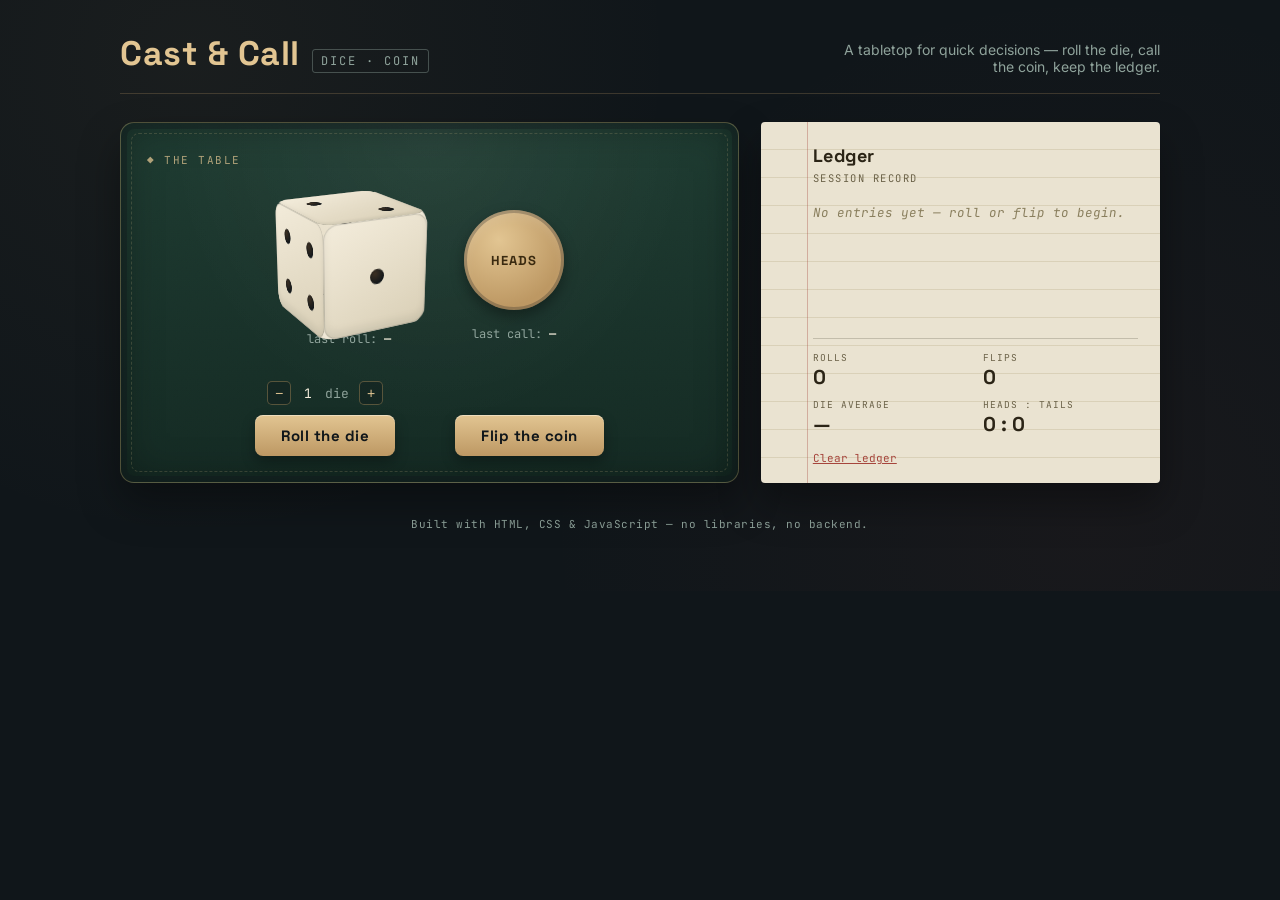
<file: dice/index.html>
<!DOCTYPE html>
<html lang="en">
<head>
<meta charset="UTF-8">
<meta name="viewport" content="width=device-width, initial-scale=1.0">
<title>Cast &amp; Call — Dice Roller &amp; Coin Flip</title>
<link rel="preconnect" href="https://fonts.googleapis.com">
<link href="https://fonts.googleapis.com/css2?family=Space+Grotesk:wght@500;700&family=Inter:wght@400;500;600&family=JetBrains+Mono:wght@400;500;700&display=swap" rel="stylesheet">
<style>
  :root{
    --ink: #10161A;
    --felt: #1E3B31;
    --felt-dark: #142A23;
    --ivory: #F3ECDB;
    --ivory-shade: #D9CFB6;
    --brass: #BD9863;
    --brass-light: #E2C592;
    --ember: #A6453C;
    --text: #ECE7D9;
    --muted: #8FA39B;
    --paper: #EAE3D1;
    --paper-line: #C9BE9F;
  }

  *{ box-sizing: border-box; }

  html,body{
    margin:0;
    padding:0;
    background: var(--ink);
    color: var(--text);
    font-family: 'Inter', sans-serif;
    min-height: 100%;
  }

  body{
    background-image:
      radial-gradient(circle at 15% 10%, rgba(189,152,99,0.06), transparent 40%),
      radial-gradient(circle at 85% 90%, rgba(166,69,60,0.06), transparent 45%);
    padding: 32px 20px 60px;
  }

  .wrap{
    max-width: 1040px;
    margin: 0 auto;
  }

  header{
    display:flex;
    justify-content:space-between;
    align-items:flex-end;
    flex-wrap: wrap;
    gap: 12px;
    border-bottom: 1px solid rgba(189,152,99,0.25);
    padding-bottom: 18px;
    margin-bottom: 28px;
  }

  .brand{
    display:flex;
    align-items:baseline;
    gap: 12px;
  }

  h1{
    font-family:'Space Grotesk', sans-serif;
    font-weight:700;
    font-size: 34px;
    letter-spacing: 0.5px;
    margin:0;
    color: var(--brass-light);
  }

  .brand .suit{
    font-family:'JetBrains Mono', monospace;
    font-size: 12px;
    color: var(--muted);
    letter-spacing: 2px;
    text-transform: uppercase;
    border: 1px solid rgba(143,163,155,0.4);
    padding: 3px 8px;
    border-radius: 3px;
  }

  header p{
    margin:0;
    color: var(--muted);
    font-size: 14px;
    max-width: 320px;
    text-align: right;
  }

  .table{
    display:grid;
    grid-template-columns: 1.55fr 1fr;
    gap: 22px;
  }

  @media (max-width: 780px){
    .table{ grid-template-columns: 1fr; }
  }

  .felt{
    background:
      radial-gradient(ellipse at 50% 0%, rgba(255,255,255,0.05), transparent 60%),
      linear-gradient(180deg, var(--felt) 0%, var(--felt-dark) 100%);
    border-radius: 14px;
    border: 1px solid rgba(189,152,99,0.35);
    box-shadow:
      inset 0 0 0 6px rgba(16,22,26,0.35),
      inset 0 0 40px rgba(0,0,0,0.35),
      0 20px 40px rgba(0,0,0,0.35);
    padding: 30px 26px 26px;
    position: relative;
    overflow: hidden;
  }

  .felt::before{
    content:"";
    position:absolute; inset:0;
    background-image: url("data:image/svg+xml,%3Csvg xmlns='http://www.w3.org/2000/svg' width='120' height='120'%3E%3Cfilter id='n'%3E%3CfeTurbulence type='fractalNoise' baseFrequency='0.9' numOctaves='2' stitchTiles='stitch'/%3E%3C/filter%3E%3Crect width='100%25' height='100%25' filter='url(%23n)' opacity='0.05'/%3E%3C/svg%3E");
    pointer-events:none;
    mix-blend-mode: overlay;
  }

  .felt-rim{
    position:absolute;
    inset: 10px;
    border-radius: 8px;
    border: 1px dashed rgba(226,197,146,0.18);
    pointer-events:none;
  }

  .zone-label{
    font-family:'JetBrains Mono', monospace;
    font-size: 11px;
    letter-spacing: 1.5px;
    text-transform: uppercase;
    color: var(--brass-light);
    opacity: 0.75;
    margin-bottom: 18px;
  }

  .stage{
    display:flex;
    justify-content: center;
    align-items:center;
    gap: 60px;
    padding: 20px 0 34px;
    flex-wrap: wrap;
  }

  .piece-col{
    display:flex;
    flex-direction:column;
    align-items:center;
    gap: 16px;
  }

  .piece-caption{
    font-family:'JetBrains Mono', monospace;
    font-size: 12px;
    color: var(--muted);
    text-align:center;
    min-height: 16px;
  }

  .piece-caption b{ color: var(--ivory); font-weight:600; }

  .die-scene{
    width: 110px;
    height: 110px;
    perspective: 700px;
  }

  .die{
    width:100%;
    height:100%;
    position: relative;
    transform-style: preserve-3d;
    transform: rotateX(-18deg) rotateY(28deg);
    transition: transform 1.1s cubic-bezier(.2,.9,.25,1);
    cursor: pointer;
  }

  .die.rolling{
    transition: transform 0.9s cubic-bezier(.3,.05,.4,1);
  }

  .face{
    position:absolute;
    width:110px;
    height:110px;
    background: linear-gradient(155deg, var(--ivory), var(--ivory-shade));
    border-radius: 14px;
    box-shadow: inset 0 0 0 1px rgba(16,22,26,0.15), inset 0 -6px 10px rgba(16,22,26,0.08);
    display:grid;
    grid-template-columns: repeat(3, 1fr);
    grid-template-rows: repeat(3, 1fr);
    padding: 16px;
  }

  .pip{
    width: 15px;
    height: 15px;
    border-radius: 50%;
    background: radial-gradient(circle at 35% 30%, #3b2f22, #10161A 75%);
    align-self:center;
    justify-self:center;
    opacity:0;
  }

  .f1{ transform: translateZ(55px); }
  .f6{ transform: rotateY(180deg) translateZ(55px); }
  .f3{ transform: rotateY(90deg) translateZ(55px); }
  .f4{ transform: rotateY(-90deg) translateZ(55px); }
  .f2{ transform: rotateX(90deg) translateZ(55px); }
  .f5{ transform: rotateX(-90deg) translateZ(55px); }

  .face .p-tl{ grid-column:1; grid-row:1; }
  .face .p-tr{ grid-column:3; grid-row:1; }
  .face .p-ml{ grid-column:1; grid-row:2; }
  .face .p-c { grid-column:2; grid-row:2; }
  .face .p-mr{ grid-column:3; grid-row:2; }
  .face .p-bl{ grid-column:1; grid-row:3; }
  .face .p-br{ grid-column:3; grid-row:3; }
  .pip.on{ opacity:1; }

  .coin-scene{
    width: 100px;
    height: 100px;
    perspective: 700px;
  }

  .coin{
    width:100%;
    height:100%;
    position:relative;
    transform-style: preserve-3d;
    transform: rotateY(0deg);
    transition: transform 1.3s cubic-bezier(.15,.9,.25,1);
    cursor:pointer;
  }

  .coin-face{
    position:absolute;
    inset:0;
    border-radius:50%;
    display:flex;
    align-items:center;
    justify-content:center;
    font-family:'Space Grotesk', sans-serif;
    font-weight:700;
    font-size: 13px;
    letter-spacing: 1px;
    backface-visibility: hidden;
    box-shadow: inset 0 0 0 3px rgba(16,22,26,0.25), inset 0 6px 12px rgba(255,255,255,0.15), 0 6px 14px rgba(0,0,0,0.35);
  }

  .coin-face.heads{
    background: radial-gradient(circle at 35% 30%, var(--brass-light), var(--brass) 70%);
    color: #3a2a10;
  }

  .coin-face.tails{
    background: radial-gradient(circle at 35% 30%, #c46258, var(--ember) 70%);
    color: #2c0f0c;
    transform: rotateY(180deg);
  }

  .controls{
    display:flex;
    justify-content:center;
    gap: 60px;
    flex-wrap: wrap;
    position: relative;
    z-index: 1;
  }

  .control-group{
    display:flex;
    flex-direction:column;
    align-items:center;
    gap: 10px;
  }

  .stepper{
    display:flex;
    align-items:center;
    gap: 10px;
    font-family:'JetBrains Mono', monospace;
    font-size: 13px;
    color: var(--muted);
  }

  .stepper button{
    width: 24px; height: 24px;
    border-radius: 5px;
    border: 1px solid rgba(189,152,99,0.4);
    background: rgba(16,22,26,0.3);
    color: var(--brass-light);
    font-size: 14px;
    cursor:pointer;
    line-height:1;
  }
  .stepper button:hover{ background: rgba(189,152,99,0.15); }

  .stepper span{ min-width: 14px; text-align:center; color: var(--ivory); }

  .act-btn{
    font-family:'Space Grotesk', sans-serif;
    font-weight:700;
    font-size: 15px;
    letter-spacing: 0.5px;
    color: var(--ink);
    background: linear-gradient(180deg, var(--brass-light), var(--brass));
    border: none;
    border-radius: 8px;
    padding: 11px 26px;
    cursor:pointer;
    box-shadow: 0 6px 14px rgba(0,0,0,0.3), inset 0 1px 0 rgba(255,255,255,0.4);
    transition: transform 0.15s ease;
  }

  .act-btn:active{ transform: translateY(2px); }
  .act-btn:disabled{ opacity: 0.5; cursor:default; }

  .ledger{
    background: var(--paper);
    color: #2b2416;
    border-radius: 4px;
    box-shadow: 0 20px 40px rgba(0,0,0,0.35), 0 0 0 1px rgba(0,0,0,0.05);
    padding: 22px 22px 18px;
    display:flex;
    flex-direction:column;
    min-height: 100%;
    background-image: repeating-linear-gradient(180deg, transparent, transparent 27px, var(--paper-line) 28px);
    position: relative;
  }

  .ledger::before{
    content:"";
    position:absolute;
    left: 46px; top:0; bottom:0;
    width: 1px;
    background: rgba(166,69,60,0.35);
  }

  .ledger h2{
    font-family:'Space Grotesk', sans-serif;
    font-size: 18px;
    margin: 0 0 4px 30px;
    letter-spacing: 0.5px;
  }

  .ledger .sub{
    font-family:'JetBrains Mono', monospace;
    font-size: 10.5px;
    color: #6b6248;
    margin: 0 0 14px 30px;
    text-transform: uppercase;
    letter-spacing: 1.5px;
  }

  .log{
    flex:1;
    overflow-y: auto;
    max-height: 300px;
    margin-left: 30px;
    padding-right: 6px;
  }

  .log-row{
    display:flex;
    justify-content:space-between;
    font-family:'JetBrains Mono', monospace;
    font-size: 13px;
    line-height: 28px;
    height: 28px;
  }

  .log-row .idx{ color:#8a7f5e; width: 28px; }
  .log-row .what{ flex:1; }
  .log-row .val{ font-weight:700; }
  .log-empty{
    font-family:'JetBrains Mono', monospace;
    font-size: 12.5px;
    color: #8a7f5e;
    line-height: 28px;
    font-style: italic;
  }

  .tally{
    margin: 14px 0 0 30px;
    padding-top: 12px;
    border-top: 1px solid rgba(43,36,22,0.2);
    display:grid;
    grid-template-columns: 1fr 1fr;
    gap: 8px 16px;
  }

  .tally .stat-label{
    font-family:'JetBrains Mono', monospace;
    font-size: 9.5px;
    text-transform:uppercase;
    letter-spacing: 1px;
    color: #6b6248;
  }

  .tally .stat-val{
    font-family:'Space Grotesk', sans-serif;
    font-weight:700;
    font-size: 20px;
    color: #2b2416;
  }

  .clear-btn{
    align-self:flex-start;
    margin: 14px 0 0 30px;
    background:none;
    border:none;
    font-family:'JetBrains Mono', monospace;
    font-size: 11px;
    color: var(--ember);
    text-decoration: underline;
    cursor:pointer;
    padding:0;
  }

  footer{
    text-align:center;
    margin-top: 34px;
    color: var(--muted);
    font-family:'JetBrains Mono', monospace;
    font-size: 11px;
    letter-spacing: 0.5px;
  }

  footer a{ color: var(--brass-light); text-decoration:none; }

  @media (prefers-reduced-motion: reduce){
    .die, .coin{ transition: none !important; }
  }
</style>
</head>
<body>

<div class="wrap">

  <header>
    <div class="brand">
      <h1>Cast &amp; Call</h1>
      <span class="suit">Dice · Coin</span>
    </div>
    <p>A tabletop for quick decisions — roll the die, call the coin, keep the ledger.</p>
  </header>

  <div class="table">

    <div class="felt">
      <div class="felt-rim"></div>
      <div class="zone-label">◆ The table</div>

      <div class="stage">
        <div class="piece-col">
          <div class="die-scene">
            <div class="die" id="die">
              <div class="face f1"><span></span><span></span><span></span><span></span><i class="pip p-c on"></i><span></span><span></span><span></span><span></span></div>
              <div class="face f2"><i class="pip p-tl on"></i><span></span><span></span><span></span><span></span><span></span><span></span><span></span><i class="pip p-br on"></i></div>
              <div class="face f3"><i class="pip p-tl on"></i><span></span><span></span><span></span><i class="pip p-c on"></i><span></span><span></span><span></span><i class="pip p-br on"></i></div>
              <div class="face f4"><i class="pip p-tl on"></i><span></span><i class="pip p-tr on"></i><span></span><span></span><span></span><i class="pip p-bl on"></i><span></span><i class="pip p-br on"></i></div>
              <div class="face f5"><i class="pip p-tl on"></i><span></span><i class="pip p-tr on"></i><span></span><i class="pip p-c on"></i><span></span><i class="pip p-bl on"></i><span></span><i class="pip p-br on"></i></div>
              <div class="face f6"><i class="pip p-tl on"></i><span></span><i class="pip p-tr on"></i><i class="pip p-ml on"></i><span></span><i class="pip p-mr on"></i><i class="pip p-bl on"></i><span></span><i class="pip p-br on"></i></div>
            </div>
          </div>
          <div class="piece-caption">last roll: <b id="dieCaption">—</b></div>
        </div>

        <div class="piece-col">
          <div class="coin-scene">
            <div class="coin" id="coin">
              <div class="coin-face heads">HEADS</div>
              <div class="coin-face tails">TAILS</div>
            </div>
          </div>
          <div class="piece-caption">last call: <b id="coinCaption">—</b></div>
        </div>
      </div>

      <div class="controls">
        <div class="control-group">
          <div class="stepper">
            <button id="diceMinus">−</button>
            <span id="diceCount">1</span> die
            <button id="dicePlus">+</button>
          </div>
          <button class="act-btn" id="rollBtn">Roll the die</button>
        </div>
        <div class="control-group">
          <div class="stepper" style="visibility:hidden;">
            <button>−</button><span>1</span><button>+</button>
          </div>
          <button class="act-btn" id="flipBtn">Flip the coin</button>
        </div>
      </div>
    </div>

    <div class="ledger">
      <h2>Ledger</h2>
      <p class="sub">Session record</p>
      <div class="log" id="log">
        <div class="log-empty">No entries yet — roll or flip to begin.</div>
      </div>
      <div class="tally">
        <div>
          <div class="stat-label">Rolls</div>
          <div class="stat-val" id="statRolls">0</div>
        </div>
        <div>
          <div class="stat-label">Flips</div>
          <div class="stat-val" id="statFlips">0</div>
        </div>
        <div>
          <div class="stat-label">Die average</div>
          <div class="stat-val" id="statAvg">—</div>
        </div>
        <div>
          <div class="stat-label">Heads : Tails</div>
          <div class="stat-val" id="statHT">0 : 0</div>
        </div>
      </div>
      <button class="clear-btn" id="clearBtn">Clear ledger</button>
    </div>

  </div>

  <footer>Built with HTML, CSS &amp; JavaScript — no libraries, no backend.</footer>

</div>

<script>
  const die = document.getElementById('die');
  const coin = document.getElementById('coin');
  const rollBtn = document.getElementById('rollBtn');
  const flipBtn = document.getElementById('flipBtn');
  const dieCaption = document.getElementById('dieCaption');
  const coinCaption = document.getElementById('coinCaption');
  const log = document.getElementById('log');
  const clearBtn = document.getElementById('clearBtn');
  const diceMinus = document.getElementById('diceMinus');
  const dicePlus = document.getElementById('dicePlus');
  const diceCountEl = document.getElementById('diceCount');

  const statRolls = document.getElementById('statRolls');
  const statFlips = document.getElementById('statFlips');
  const statAvg = document.getElementById('statAvg');
  const statHT = document.getElementById('statHT');

  let diceCount = 1;
  let entries = [];
  let rollTally = { count: 0, sum: 0 };
  let flipTally = { heads: 0, tails: 0 };
  let dieSpins = 0;
  let coinSpins = 0;
  let busy = false;

  const FACE_ROTATION = {
    1: { x: 0,   y: 0   },
    6: { x: 0,   y: 180 },
    3: { x: 0,   y: -90 },
    4: { x: 0,   y: 90  },
    2: { x: -90, y: 0   },
    5: { x: 90,  y: 0   }
  };

  diceMinus.addEventListener('click', () => {
    if (diceCount > 1) { diceCount--; diceCountEl.textContent = diceCount; }
  });
  dicePlus.addEventListener('click', () => {
    if (diceCount < 4) { diceCount++; diceCountEl.textContent = diceCount; }
  });

  function addEntry(text, value){
    entries.unshift({ text, value });
    if (entries.length > 60) entries.pop();
    renderLog();
  }

  function renderLog(){
    if (entries.length === 0){
      log.innerHTML = '<div class="log-empty">No entries yet — roll or flip to begin.</div>';
      return;
    }
    log.innerHTML = entries.map((e, i) => `
      <div class="log-row">
        <span class="idx">#${entries.length - i}</span>
        <span class="what">${e.text}</span>
        <span class="val">${e.value}</span>
      </div>
    `).join('');
  }

  function updateStats(){
    statRolls.textContent = rollTally.count;
    statFlips.textContent = flipTally.heads + flipTally.tails;
    statAvg.textContent = rollTally.count ? (rollTally.sum / rollTally.count).toFixed(2) : '—';
    statHT.textContent = `${flipTally.heads} : ${flipTally.tails}`;
  }

  function rollOneDie(){
    return 1 + Math.floor(Math.random() * 6);
  }

  rollBtn.addEventListener('click', () => {
    if (busy) return;
    busy = true;
    rollBtn.disabled = true;
    flipBtn.disabled = true;

    const results = [];
    for (let i = 0; i < diceCount; i++) results.push(rollOneDie());
    const primary = results[0];

    dieSpins += 2;
    const target = FACE_ROTATION[primary];
    const spinTurns = 360 * dieSpins;
    die.style.transform = `rotateX(${spinTurns + target.x}deg) rotateY(${spinTurns + target.y}deg)`;

    setTimeout(() => {
      const label = diceCount > 1
        ? `Rolled ${diceCount} dice: ${results.join(', ')} (sum ${results.reduce((a,b)=>a+b,0)})`
        : `Rolled a die`;
      const value = diceCount > 1 ? results.reduce((a,b)=>a+b,0) : primary;

      dieCaption.textContent = diceCount > 1
        ? `${results.join(' + ')} = ${value}`
        : `${value}`;

      rollTally.count += 1;
      rollTally.sum += value;
      addEntry(label, value);
      updateStats();

      busy = false;
      rollBtn.disabled = false;
      flipBtn.disabled = false;
    }, 1150);
  });

  flipBtn.addEventListener('click', () => {
    if (busy) return;
    busy = true;
    rollBtn.disabled = true;
    flipBtn.disabled = true;

    const isHeads = Math.random() < 0.5;
    coinSpins += 2;
    const spinTurns = 360 * coinSpins;
    const target = isHeads ? 0 : 180;
    coin.style.transform = `rotateY(${spinTurns + target}deg)`;

    setTimeout(() => {
      const result = isHeads ? 'Heads' : 'Tails';
      coinCaption.textContent = result;
      if (isHeads) flipTally.heads++; else flipTally.tails++;
      addEntry('Flipped a coin', result);
      updateStats();

      busy = false;
      rollBtn.disabled = false;
      flipBtn.disabled = false;
    }, 1350);
  });

  clearBtn.addEventListener('click', () => {
    entries = [];
    rollTally = { count: 0, sum: 0 };
    flipTally = { heads: 0, tails: 0 };
    dieCaption.textContent = '—';
    coinCaption.textContent = '—';
    renderLog();
    updateStats();
  });

  die.addEventListener('click', () => rollBtn.click());
  coin.addEventListener('click', () => flipBtn.click());
</script>

</body>
</html>
</file>
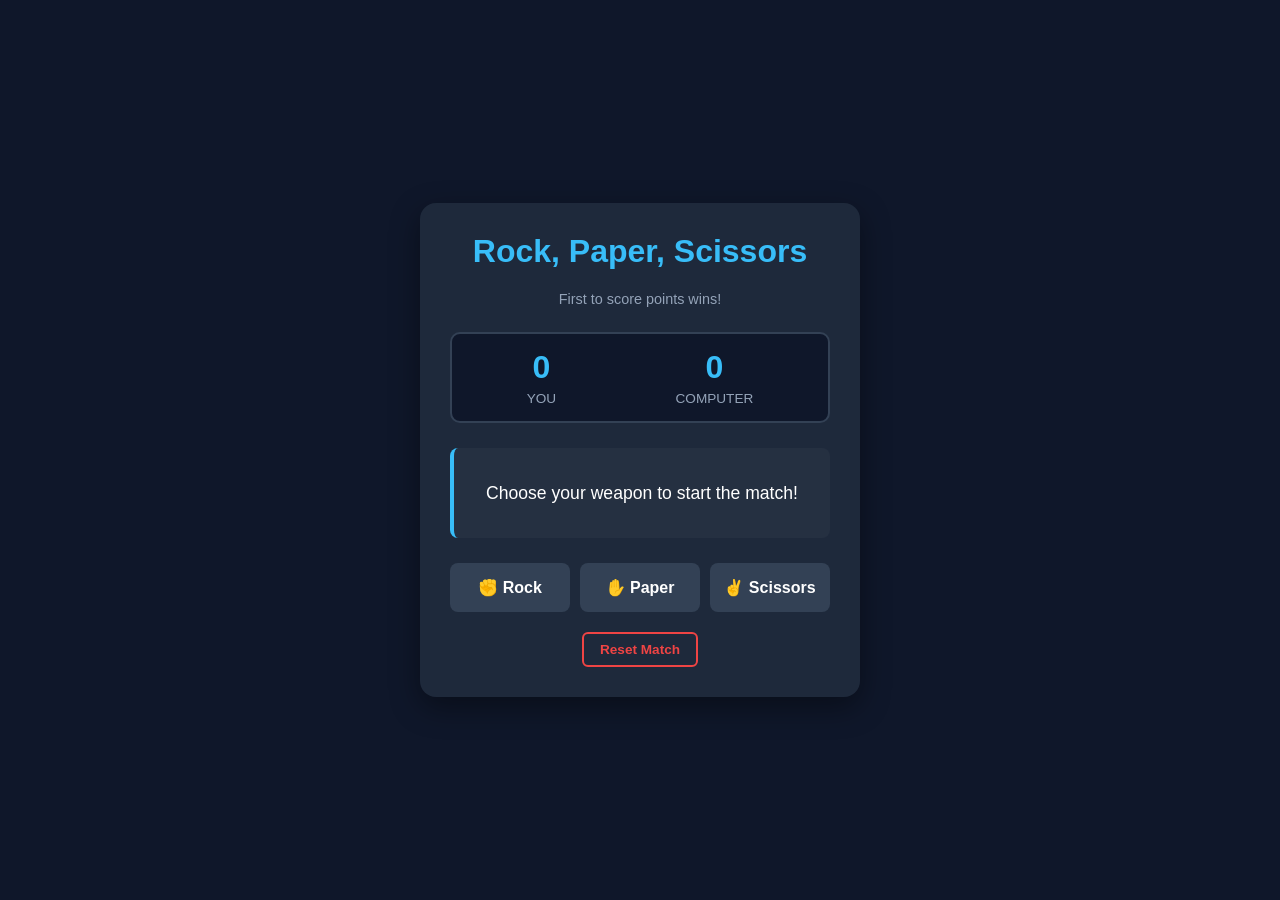
<file: rps/index.html>
<!DOCTYPE html>
<html lang="en">
<head>
    <meta charset="UTF-8">
    <meta name="viewport" content="width=device-width, initial-scale=1.0">
    <title>Rock, Paper, Scissors Game</title>
    <link rel="stylesheet" href="style.css">
</head>
<body>

    <div class="game-container">
        <h1>Rock, Paper, Scissors</h1>
        <p class="subtitle">First to score points wins!</p>

        <div class="score-board">
            <div class="score">
                <span id="player-score">0</span>
                <p>You</p>
            </div>
            <div class="score">
                <span id="computer-score">0</span>
                <p>Computer</p>
            </div>
        </div>

        <div class="display-choices">
            <p id="game-status">Choose your weapon to start the match!</p>
        </div>

        <div class="choices-grid">
            <button onclick="playGame('✊')">✊ Rock</button>
            <button onclick="playGame('✋')">✋ Paper</button>
            <button onclick="playGame('✌️')">✌️ Scissors</button>
        </div>
        
        <button id="reset-btn" onclick="resetGame()">Reset Match</button>
    </div>

    <script src="script.js"></script>
</body>
</html>
</file>
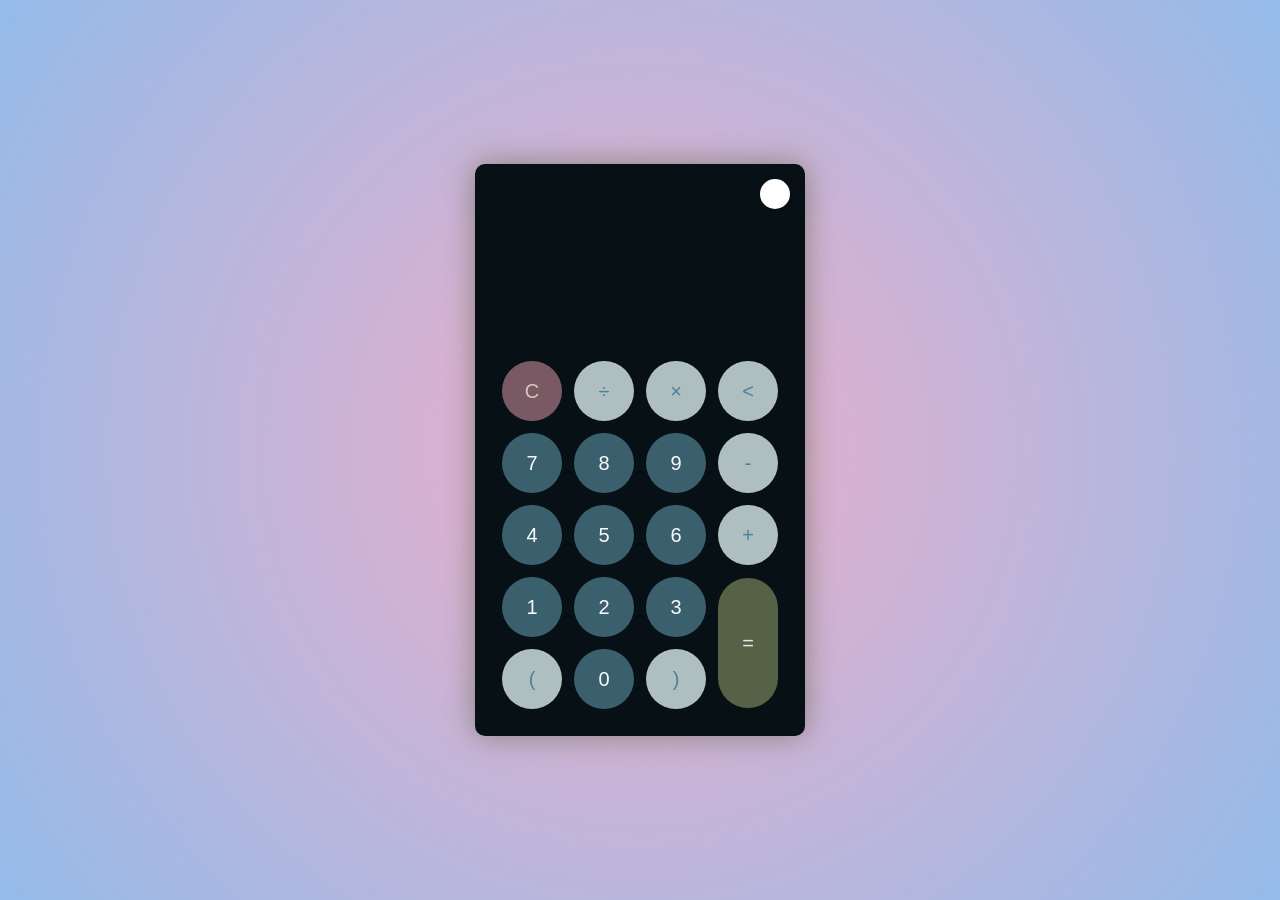
<file: simple calculator/index.html>
<!DOCTYPE html>
<html lang="en" >
<head>
  <meta charset="UTF-8">
  <title>CodePen - Dark &amp; Light Theme Calculator</title>
  <link rel="stylesheet" href="./style.css">

</head>
<body>
<!-- partial:index.partial.html -->
<div class="container">
  <div class="calculator dark">
    <div class="theme-toggler active">
      <i class="toggler-icon"></i>
    </div>
    <div class="display-screen">
      <div id="display"></div>
    </div>
    <div class="buttons">
      <table>
        <tr>
          <td><button class="btn-operator" id="clear">C</button></td>
          <td><button class="btn-operator" id="/">&divide;</button></td>
          <td><button class="btn-operator" id="*">&times;</button></td>
          <td><button class="btn-operator" id="backspace"><</button></td>
        </tr>
        <tr>
          <td><button class="btn-number" id="7">7</button></td>
          <td><button class="btn-number" id="8">8</button></td>
          <td><button class="btn-number" id="9">9</button></td>
          <td><button class="btn-operator" id="-">-</button></td>
        </tr>
        <tr>
          <td><button class="btn-number" id="4">4</button></td>
          <td><button class="btn-number" id="5">5</button></td>
          <td><button class="btn-number" id="6">6</button></td>
          <td><button class="btn-operator" id="+">+</button></td>
        </tr>
        <tr>
          <td><button class="btn-number" id="1">1</button></td>
          <td><button class="btn-number" id="2">2</button></td>
          <td><button class="btn-number" id="3">3</button></td>
          <td rowspan="2"><button class="btn-equal" id="equal">=</button></td>
        </tr>
        <tr>
          <td><button class="btn-operator" id="(">(</button></td>
          <td><button class="btn-number" id="0">0</button></td>
          <td><button class="btn-operator" id=")">)</button></td>
        </tr>
      </table>
    </div>
  </div>
</div>
<!-- partial -->
  <script  src="./script.js"></script>

</body>
</html>
</file>
<file: rps/style.css>
body {
    background-color: #0f172a; /* Keeping that consistent dark theme */
    color: #ffffff;
    font-family: 'Segoe UI', Tahoma, Geneva, Verdana, sans-serif;
    display: flex;
    justify-content: center;
    align-items: center;
    height: 100vh;
    margin: 0;
}

.game-container {
    background: #1e293b;
    padding: 30px;
    border-radius: 16px;
    box-shadow: 0 10px 30px rgba(0, 0, 0, 0.4);
    width: 380px;
    text-align: center;
}

h1 {
    margin-top: 0;
    color: #38bdf8;
}

.subtitle {
    color: #94a3b8;
    font-size: 0.9rem;
    margin-bottom: 25px;
}

/* Scoreboard Panel */
.score-board {
    display: flex;
    justify-content: space-around;
    background: #0f172a;
    padding: 15px;
    border-radius: 10px;
    border: 2px solid #334155;
    margin-bottom: 25px;
}

.score span {
    font-size: 2rem;
    font-weight: bold;
    color: #38bdf8;
}

.score p {
    margin: 5px 0 0 0;
    font-size: 0.85rem;
    color: #94a3b8;
    text-transform: uppercase;
}

/* Status text box wrapper */
.display-choices {
    background: rgba(255, 255, 255, 0.03);
    padding: 20px;
    border-radius: 8px;
    min-height: 50px;
    display: flex;
    align-items: center;
    justify-content: center;
    margin-bottom: 25px;
    border-left: 4px solid #38bdf8;
}

#game-status {
    font-size: 1.1rem;
    font-weight: 500;
    margin: 0;
}

/* Choice Buttons */
.choices-grid {
    display: grid;
    grid-template-columns: repeat(3, 1fr);
    gap: 10px;
    margin-bottom: 20px;
}

.choices-grid button {
    background-color: #334155;
    color: white;
    border: none;
    padding: 15px 10px;
    font-size: 1rem;
    font-weight: bold;
    border-radius: 8px;
    cursor: pointer;
    transition: all 0.1s ease;
}

.choices-grid button:hover {
    background-color: #38bdf8;
    color: #0f172a;
    transform: translateY(-2px);
}

/* Reset button styling */
#reset-btn {
    background: transparent;
    color: #ef4444;
    border: 2px solid #ef4444;
    padding: 8px 16px;
    border-radius: 6px;
    cursor: pointer;
    font-weight: 600;
    font-size: 0.85rem;
}

#reset-btn:hover {
    background: #ef4444;
    color: white;
}
</file>
<file: simple calculator/style.css>
* {
  padding: 0;
  margin: 0;
  box-sizing: border-box;
  outline: 0;
  transition: all 0.5s ease;
}
body {
  font-family: sans-serif;
}
a {
  text-decoration: none;
  color: #fff;
}
body {
  background: rgb(238, 174, 202);
  background: radial-gradient(
    circle,
    rgba(238, 174, 202, 1) 0%,
    rgba(148, 187, 233, 1) 100%
  );
}
.container {
  height: 100vh;
  width: 100vw;
  display: grid;
  place-items: center;
}
.calculator {
  position: relative;
  height: auto;
  width: auto;
  padding: 20px;
  border-radius: 10px;
  box-shadow: 0 0 30px #8a817c;
}
.theme-toggler {
  position: absolute;
  top: 30px;
  right: 30px;
  color: #fff;
  cursor: pointer;
  z-index: 1;
}
.theme-toggler.active {
  color: #333;
}
.theme-toggler.active::before {
  background-color: #fff;
}
.theme-toggler::before {
  content: "";
  height: 30px;
  width: 30px;
  position: absolute;
  top: 50%;
  transform: translate(-50%, -50%);
  border-radius: 50%;
  background-color: #333;
  z-index: -1;
}
#display {
  margin: 0 10px;
  height: 150px;
  width: auto;
  max-width: 270px;
  display: flex;
  align-items: flex-end;
  justify-content: flex-end;
  font-size: 30px;
  margin-bottom: 20px;
  overflow-x: scroll;
}
#display::-webkit-scrollbar {
  display: block;
  height: 3px;
}
button {
  height: 60px;
  width: 60px;
  border: 0;
  border-radius: 30px;
  margin: 5px;
  font-size: 20px;
  cursor: pointer;
  transition: all 200ms ease;
}
button:hover {
  transform: scale(1.1);
}
button#equal {
  height: 130px;
}
/* light theme */
.calculator {
  background-color: #fbfefb;
}
.calculator #display {
  color: #0a1e23;
}
.calculator button#clear {
  background-color: #db7f8e;
  color: #ffdbda;
}
.calculator button.btn-number {
  background-color: #339989;
  color: #7de2d1;
}
.calculator button.btn-operator {
  background-color: #b6a6ca;
  color: #f1e4f3;
}
.calculator button.btn-equal {
  background-color: #19647e;
  color: #eee5e5;
}
/* dark theme */
.calculator.dark {
  background-color: #071115;
}
.calculator.dark #display {
  color: #f8fafd;
}
.calculator.dark button#clear {
  background-color: #785964;
  color: #d5c7bc;
}
.calculator.dark button.btn-number {
  background-color: #3a606e;
  color: #f8fafb;
}
.calculator.dark button.btn-operator {
  background-color: #afbfc0;
  color: #4e8098;
}
.calculator.dark button.btn-equal {
  background-color: #566246;
}
</file>
